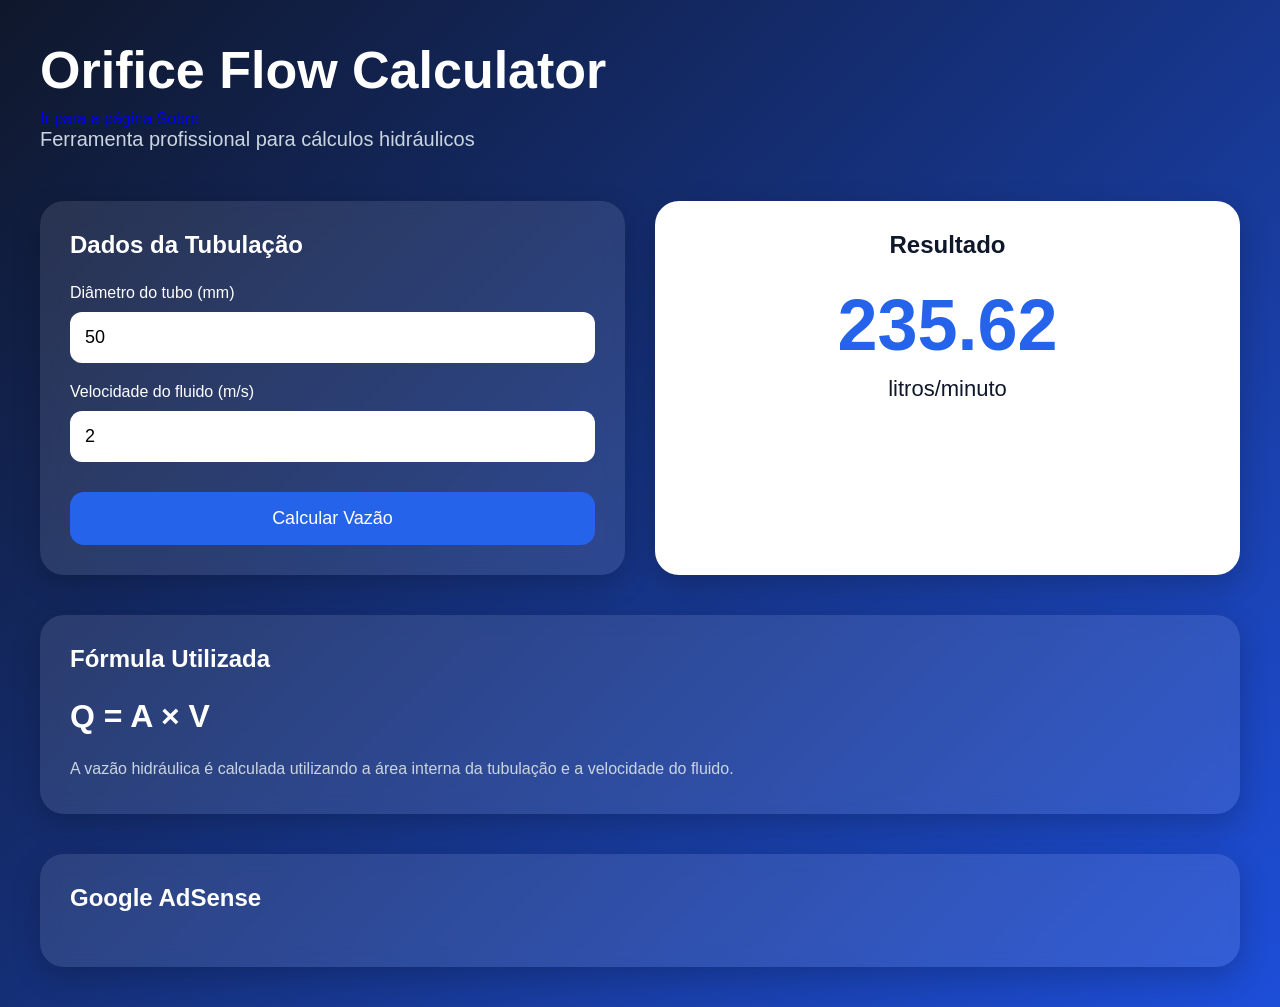
<file: index.html>
<!DOCTYPE html>
<html lang="pt-BR">
<head>
  <meta charset="UTF-8" />
  <meta name="viewport" content="width=device-width, initial-scale=1.0"/>
  <title>Calculadora de Vazão Hidráulica</title>

  <link rel="stylesheet" href="style.css">
  <script async src="https://pagead2.googlesyndication.com/pagead/js/adsbygoogle.js?client=ca-pub-8932972849367749"
     crossorigin="anonymous"></script>
</head>
<body>

  <div class="container">

    <header>
      <h1>Orifice Flow Calculator</h1>
      <a href="teste.html">Ir para a página Sobre</a>
      <p>Ferramenta profissional para cálculos hidráulicos</p>
    </header>

    <div class="grid">

      <div class="card">
        <h2>Dados da Tubulação</h2>

        <label>Diâmetro do tubo (mm)</label>
        <input type="number" id="diameter" value="50">

        <label>Velocidade do fluido (m/s)</label>
        <input type="number" id="velocity" value="2">

        <button onclick="calculateFlow()">
          Calcular Vazão
        </button>
      </div>

      <div class="result-card">
        <h2>Resultado</h2>

        <div id="result">
          0.00
        </div>

        <p>litros/minuto</p>
      </div>

    </div>

    <section class="formula">
      <h2>Fórmula Utilizada</h2>

      <div class="formula-box">
        Q = A × V
      </div>

      <p>
        A vazão hidráulica é calculada utilizando a área interna da tubulação e a velocidade do fluido.
      </p>
    </section>

    <section class="adsense">
      <h2>Google AdSense</h2>

      <p>
        <script async src="https://pagead2.googlesyndication.com/pagead/js/adsbygoogle.js?client=ca-pub-8932972849367749"
     crossorigin="anonymous"></script>
<!-- Banner Principal -->
<ins class="adsbygoogle"
     style="display:block"
     data-ad-client="ca-pub-8932972849367749"
     data-ad-slot="2333685720"
     data-ad-format="auto"
     data-full-width-responsive="true"></ins>
<script>
     (adsbygoogle = window.adsbygoogle || []).push({});
</script>
      </p>
    </section>

  </div>

 <script>
    function calculateFlow() {

      const diameter =
        parseFloat(document.getElementById("diameter").value);

      const velocity =
        parseFloat(document.getElementById("velocity").value);

      const diameterMeters = diameter / 1000;

      const area =
        Math.PI * Math.pow(diameterMeters / 2, 2);

      const flowM3s = area * velocity;

      const flowLMin = flowM3s * 1000 * 60;

      document.getElementById("result").innerHTML =
        flowLMin.toFixed(2);
    }

    calculateFlow();
</script>

</body>


</html>
</file>
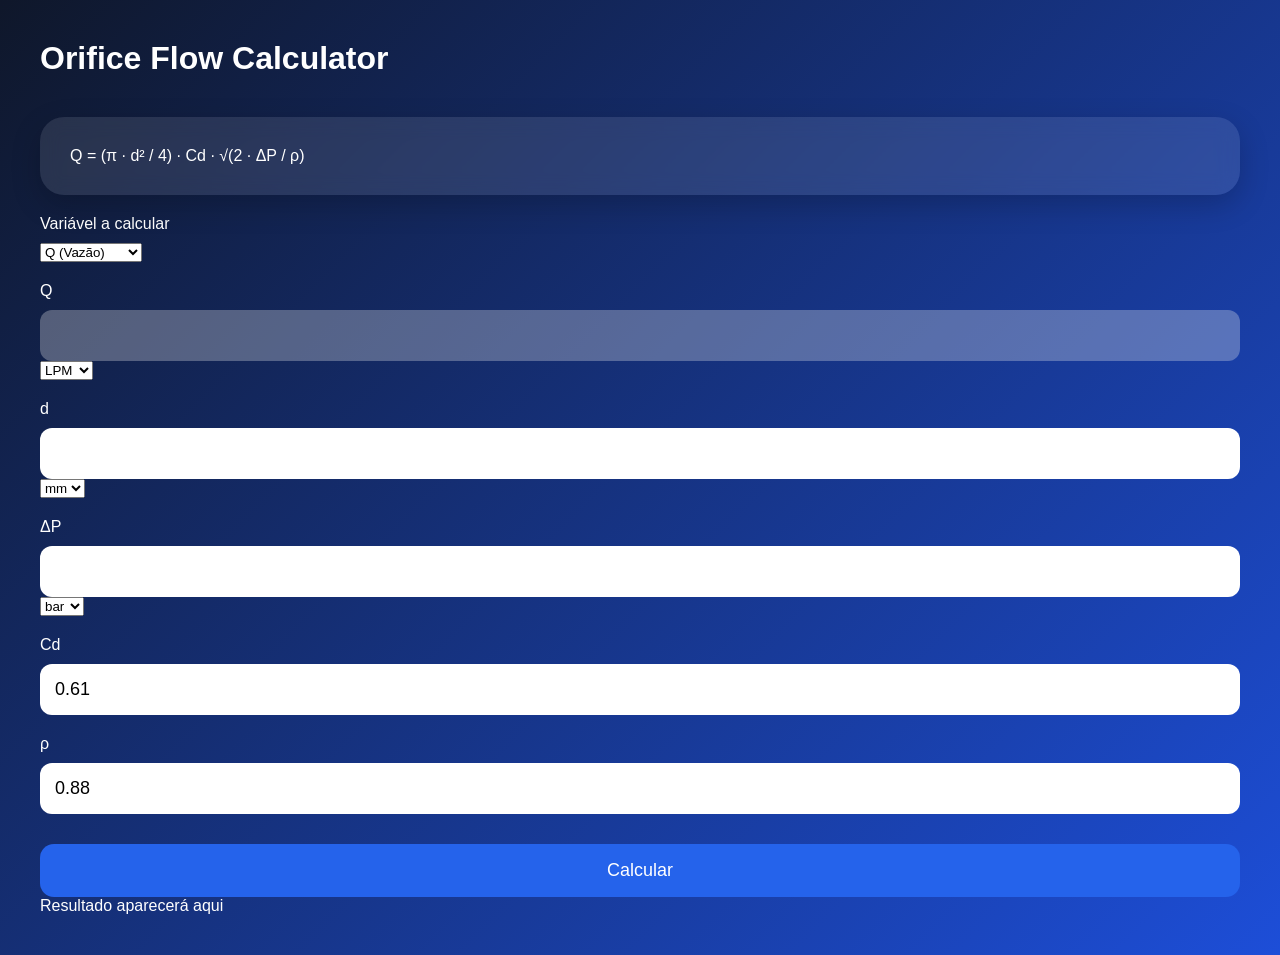
<file: teste.html>
﻿<!DOCTYPE html>
<html lang="pt-BR">
<head>
  <meta charset="UTF-8" />
  <meta name="viewport" content="width=device-width, initial-scale=1.0"/>
  <title>Orifice Flow Calculator</title>

  <link rel="stylesheet" href="style.css">

</head>
<body>

  <div class="container">

    <h1>Orifice Flow Calculator</h1>

    <div class="formula">
      Q = (π · d² / 4) · Cd · √(2 · ΔP / ρ)
    </div>

    <div class="group">
      <label>Variável a calcular</label>
      <select id="calcType">
        <option value="Q">Q (Vazão)</option>
        <option value="d">d (Diâmetro)</option>
        <option value="dp">ΔP (Pressão)</option>
      </select>
    </div>

    <div class="group">
      <label>Q</label>
      <div class="input-row">
        <input type="number" id="q" step="any">
        <select id="qUnit">
          <option value="LPM">LPM</option>
          <option value="GPM">GPM</option>
        </select>
      </div>
    </div>

    <div class="group">
      <label>d</label>
      <div class="input-row">
        <input type="number" id="d" step="any">
        <select id="dUnit">
          <option value="mm">mm</option>
          <option value="in">in</option>
        </select>
      </div>
    </div>

    <div class="group">
      <label>ΔP</label>
      <div class="input-row">
        <input type="number" id="dp" step="any">
        <select id="dpUnit">
          <option value="bar">bar</option>
          <option value="psi">PSI</option>
        </select>
      </div>
    </div>

    <div class="group">
      <label>Cd</label>
      <input type="number" id="cd" value="0.61" step="any">
    </div>

    <div class="group">
      <label>ρ</label>
      <input type="number" id="rho" value="0.88" step="any">
    </div>

    <button onclick="calcular()">Calcular</button>

    <div class="resultado" id="resultado">
      Resultado aparecerá aqui
    </div>

  </div>

  <script>

    const calcType = document.getElementById("calcType");

    const qInput = document.getElementById("q");
    const dInput = document.getElementById("d");
    const dpInput = document.getElementById("dp");

    function atualizarCampos(){

      qInput.disabled = false;
      dInput.disabled = false;
      dpInput.disabled = false;

      qInput.classList.remove("disabled");
      dInput.classList.remove("disabled");
      dpInput.classList.remove("disabled");

      if(calcType.value === "Q"){
        qInput.disabled = true;
        qInput.classList.add("disabled");
        qInput.value = "";
      }

      if(calcType.value === "d"){
        dInput.disabled = true;
        dInput.classList.add("disabled");
        dInput.value = "";
      }

      if(calcType.value === "dp"){
        dpInput.disabled = true;
        dpInput.classList.add("disabled");
        dpInput.value = "";
      }

    }

    calcType.addEventListener("change", atualizarCampos);

    atualizarCampos();

    function calcular(){

      let Q = parseFloat(qInput.value);
      let d = parseFloat(dInput.value);
      let dp = parseFloat(dpInput.value);

      const Cd = parseFloat(document.getElementById("cd").value);
      const rho = parseFloat(document.getElementById("rho").value);

      const qUnit = document.getElementById("qUnit").value;
      const dUnit = document.getElementById("dUnit").value;
      const dpUnit = document.getElementById("dpUnit").value;

      // ===== CONVERSÕES =====

      // Q -> m³/s
      if(qUnit === "LPM" && !isNaN(Q)){
        Q = Q / 1000 / 60;
      }

      if(qUnit === "GPM" && !isNaN(Q)){
        Q = Q * 0.00006309;
      }

      // d -> m
      if(dUnit === "mm" && !isNaN(d)){
        d = d / 1000;
      }

      if(dUnit === "in" && !isNaN(d)){
        d = d * 0.0254;
      }

      // dp -> Pa
      if(dpUnit === "bar" && !isNaN(dp)){
        dp = dp * 100000;
      }

      if(dpUnit === "psi" && !isNaN(dp)){
        dp = dp * 6894.76;
      }

      let resultado;

      // =========================
      // CALCULAR Q
      // =========================

      if(calcType.value === "Q"){

        resultado = ((Math.PI * Math.pow(d,2)) / 4) *
                    Cd *
                    Math.sqrt((2 * dp) / rho);

        // m³/s -> unidade selecionada
        if(qUnit === "LPM"){
          resultado = resultado * 1000 * 60;
        }

        if(qUnit === "GPM"){
          resultado = resultado / 0.00006309;
        }

        qInput.value = resultado.toFixed(3);

        document.getElementById("resultado").innerHTML =
          "Q = " + resultado.toFixed(3) + " " + qUnit;
      }

      // =========================
      // CALCULAR d
      // =========================

      if(calcType.value === "d"){

        resultado = Math.sqrt(
          (4 * Q) /
          (Math.PI * Cd * Math.sqrt((2 * dp)/rho))
        );

        if(dUnit === "mm"){
          resultado = resultado * 1000;
        }

        if(dUnit === "in"){
          resultado = resultado / 0.0254;
        }

        dInput.value = resultado.toFixed(3);

        document.getElementById("resultado").innerHTML =
          "d = " + resultado.toFixed(3) + " " + dUnit;
      }

      // =========================
      // CALCULAR ΔP
      // =========================

      if(calcType.value === "dp"){

        resultado =
          (
            Math.pow(
              Q / (((Math.PI * Math.pow(d,2))/4) * Cd),
              2
            ) * rho
          ) / 2;

        if(dpUnit === "bar"){
          resultado = resultado / 100000;
        }

        if(dpUnit === "psi"){
          resultado = resultado / 6894.76;
        }

        dpInput.value = resultado.toFixed(3);

        document.getElementById("resultado").innerHTML =
          "ΔP = " + resultado.toFixed(3) + " " + dpUnit;
      }

    }

  </script>

</body>
</html>
</file>
<file: style.css>
* {
    margin: 0;
    padding: 0;
    box-sizing: border-box;
  }
  
  body {
    background: linear-gradient(135deg, #0f172a, #1d4ed8);
    font-family: Arial, sans-serif;
    color: white;
    min-height: 100vh;
    padding: 40px;
  }
  
  .container {
    max-width: 1200px;
    margin: auto;
  }
  
  header {
    margin-bottom: 50px;
  }
  
  header h1 {
    font-size: 52px;
    margin-bottom: 10px;
  }
  
  header p {
    font-size: 20px;
    color: #cbd5e1;
  }
  
  .grid {
    display: grid;
    grid-template-columns: 1fr 1fr;
    gap: 30px;
  }
  
  .card,
  .result-card,
  .formula,
  .adsense {
    background: rgba(255,255,255,0.1);
    backdrop-filter: blur(10px);
    padding: 30px;
    border-radius: 24px;
    box-shadow: 0 10px 30px rgba(0,0,0,0.2);
  }
  
  .card h2,
  .result-card h2,
  .formula h2,
  .adsense h2 {
    margin-bottom: 25px;
  }
  
  label {
    display: block;
    margin-bottom: 10px;
    margin-top: 20px;
  }
  
  input {
    width: 100%;
    padding: 15px;
    border-radius: 12px;
    border: none;
    font-size: 18px;
  }
  
  button {
    width: 100%;
    margin-top: 30px;
    padding: 16px;
    border: none;
    border-radius: 14px;
    background: #2563eb;
    color: white;
    font-size: 18px;
    cursor: pointer;
    transition: 0.3s;
  }
  
  button:hover {
    background: #1e40af;
  }
  
  .result-card {
    text-align: center;
    background: white;
    color: #0f172a;
  }
  
  #result {
    font-size: 72px;
    font-weight: bold;
    color: #2563eb;
  }
  
  .result-card p {
    margin-top: 10px;
    font-size: 22px;
  }
  
  .formula {
    margin-top: 40px;
  }
  
  .formula-box {
    font-size: 32px;
    margin: 20px 0;
    font-weight: bold;
  }
  
  .formula p {
    line-height: 1.8;
    color: #cbd5e1;
  }
  
  .adsense {
    margin-top: 40px;
  }
  
  @media (max-width: 900px) {
    .grid {
      grid-template-columns: 1fr;
    }
  
    header h1 {
      font-size: 38px;
    }
  
    #result {
      font-size: 52px;
    }
  }
</file>
